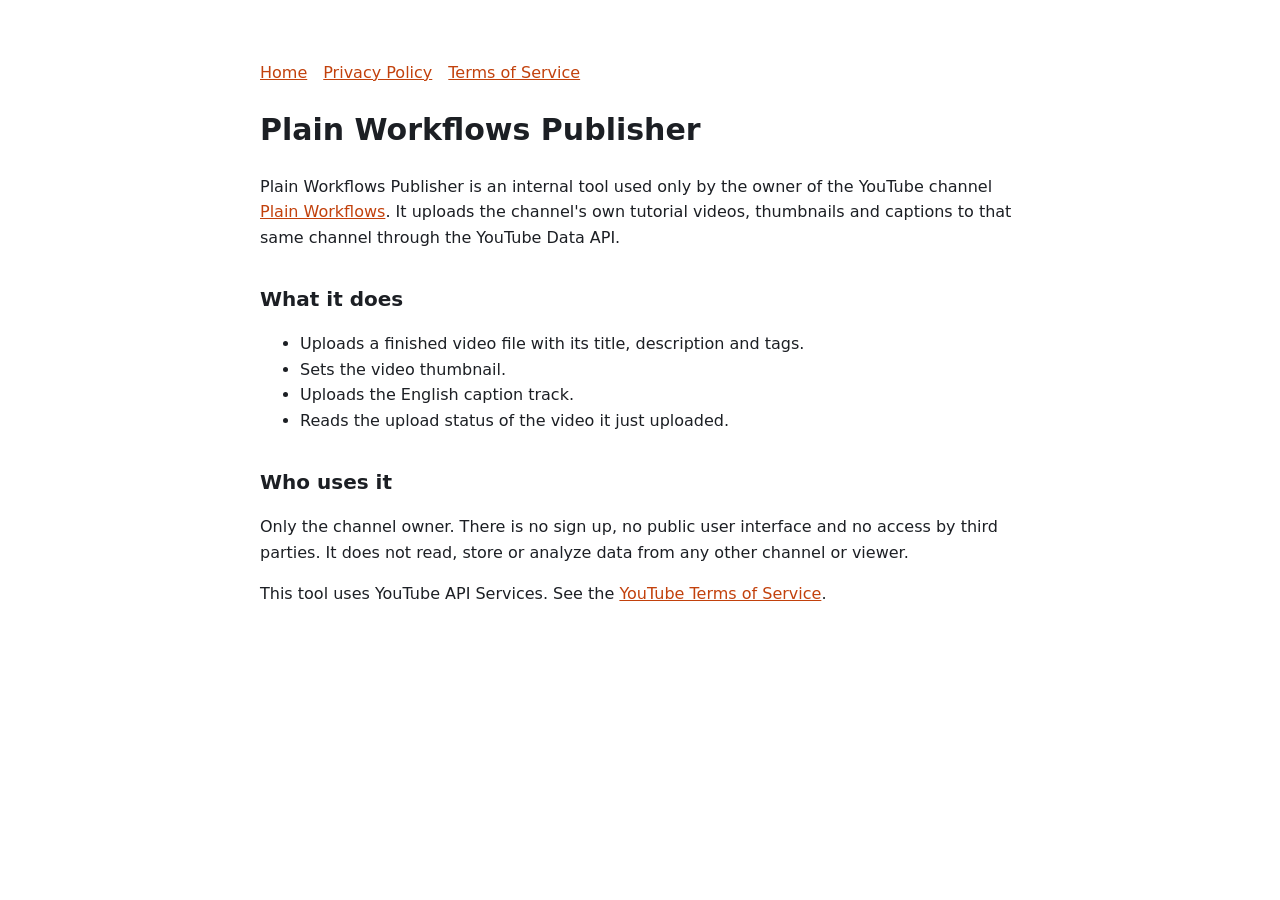
<file: index.html>
<!doctype html><html lang="en"><head><meta charset="utf-8"><meta name="viewport" content="width=device-width,initial-scale=1"><title>Plain Workflows Publisher</title><link rel="stylesheet" href="estilo.css"></head><body>
<nav><a href="index.html">Home</a><a href="privacy.html">Privacy Policy</a><a href="terms.html">Terms of Service</a></nav>
<h1>Plain Workflows Publisher</h1>
<p>Plain Workflows Publisher is an internal tool used only by the owner of the YouTube channel
<a href="https://www.youtube.com/channel/UCuffh1Xk7VvhFSPYDGTYltw">Plain Workflows</a>. It uploads the channel's own tutorial videos,
thumbnails and captions to that same channel through the YouTube Data API.</p>
<h2>What it does</h2>
<ul><li>Uploads a finished video file with its title, description and tags.</li>
<li>Sets the video thumbnail.</li><li>Uploads the English caption track.</li><li>Reads the upload status of the video it just uploaded.</li></ul>
<h2>Who uses it</h2>
<p>Only the channel owner. There is no sign up, no public user interface and no access by third parties.
It does not read, store or analyze data from any other channel or viewer.</p>
<p>This tool uses YouTube API Services. See the <a href="https://www.youtube.com/t/terms">YouTube Terms of Service</a>.</p>
</body></html>
</file>
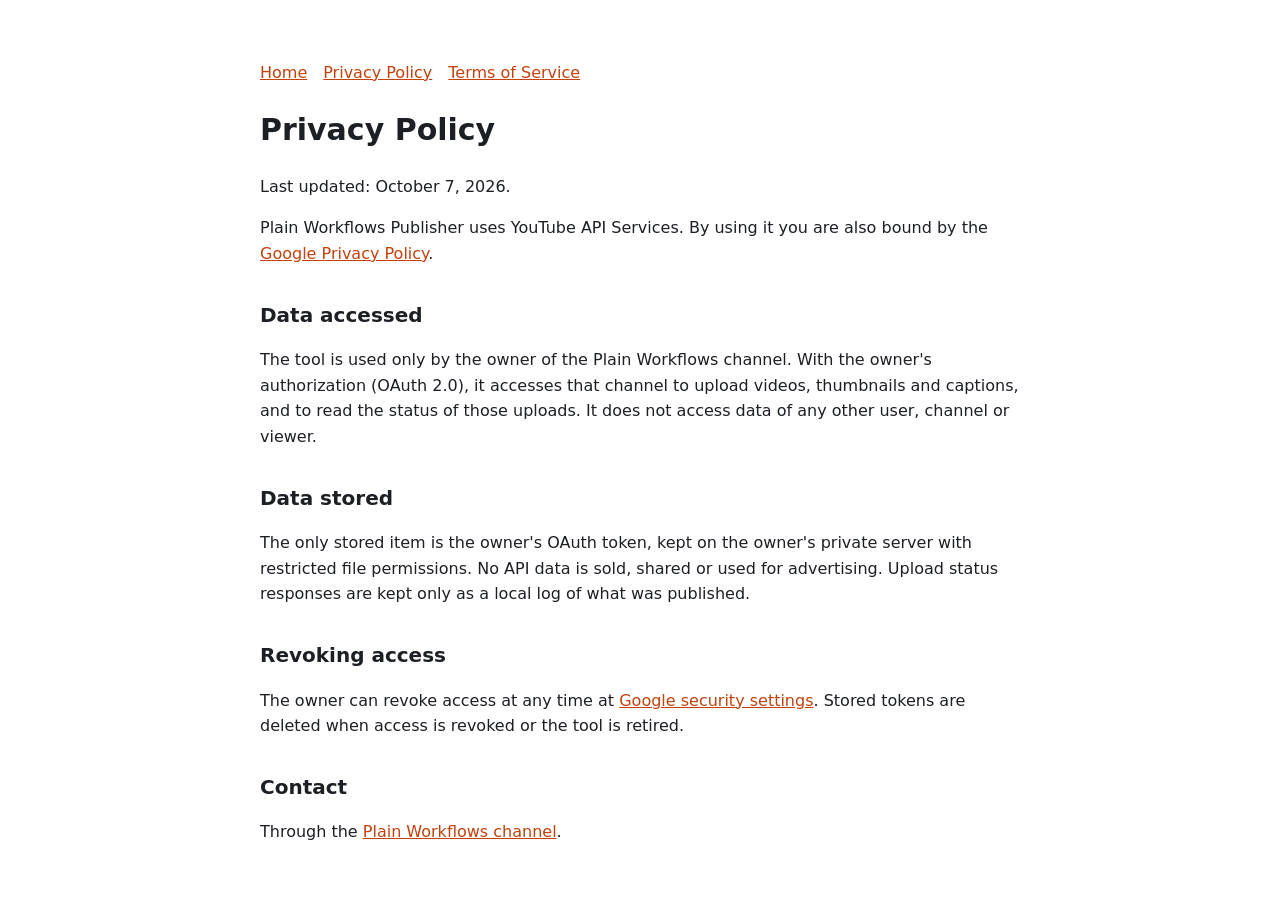
<file: privacy.html>
<!doctype html><html lang="en"><head><meta charset="utf-8"><meta name="viewport" content="width=device-width,initial-scale=1"><title>Privacy Policy, Plain Workflows Publisher</title><link rel="stylesheet" href="estilo.css"></head><body>
<nav><a href="index.html">Home</a><a href="privacy.html">Privacy Policy</a><a href="terms.html">Terms of Service</a></nav>
<h1>Privacy Policy</h1><p>Last updated: October 7, 2026.</p>
<p>Plain Workflows Publisher uses YouTube API Services. By using it you are also bound by the
<a href="https://policies.google.com/privacy">Google Privacy Policy</a>.</p>
<h2>Data accessed</h2>
<p>The tool is used only by the owner of the Plain Workflows channel. With the owner's authorization (OAuth 2.0), it accesses
that channel to upload videos, thumbnails and captions, and to read the status of those uploads. It does not access data of
any other user, channel or viewer.</p>
<h2>Data stored</h2>
<p>The only stored item is the owner's OAuth token, kept on the owner's private server with restricted file permissions.
No API data is sold, shared or used for advertising. Upload status responses are kept only as a local log of what was published.</p>
<h2>Revoking access</h2>
<p>The owner can revoke access at any time at <a href="https://security.google.com/settings/security/permissions">Google security settings</a>.
Stored tokens are deleted when access is revoked or the tool is retired.</p>
<h2>Contact</h2><p>Through the <a href="https://www.youtube.com/channel/UCuffh1Xk7VvhFSPYDGTYltw">Plain Workflows channel</a>.</p>
</body></html>
</file>
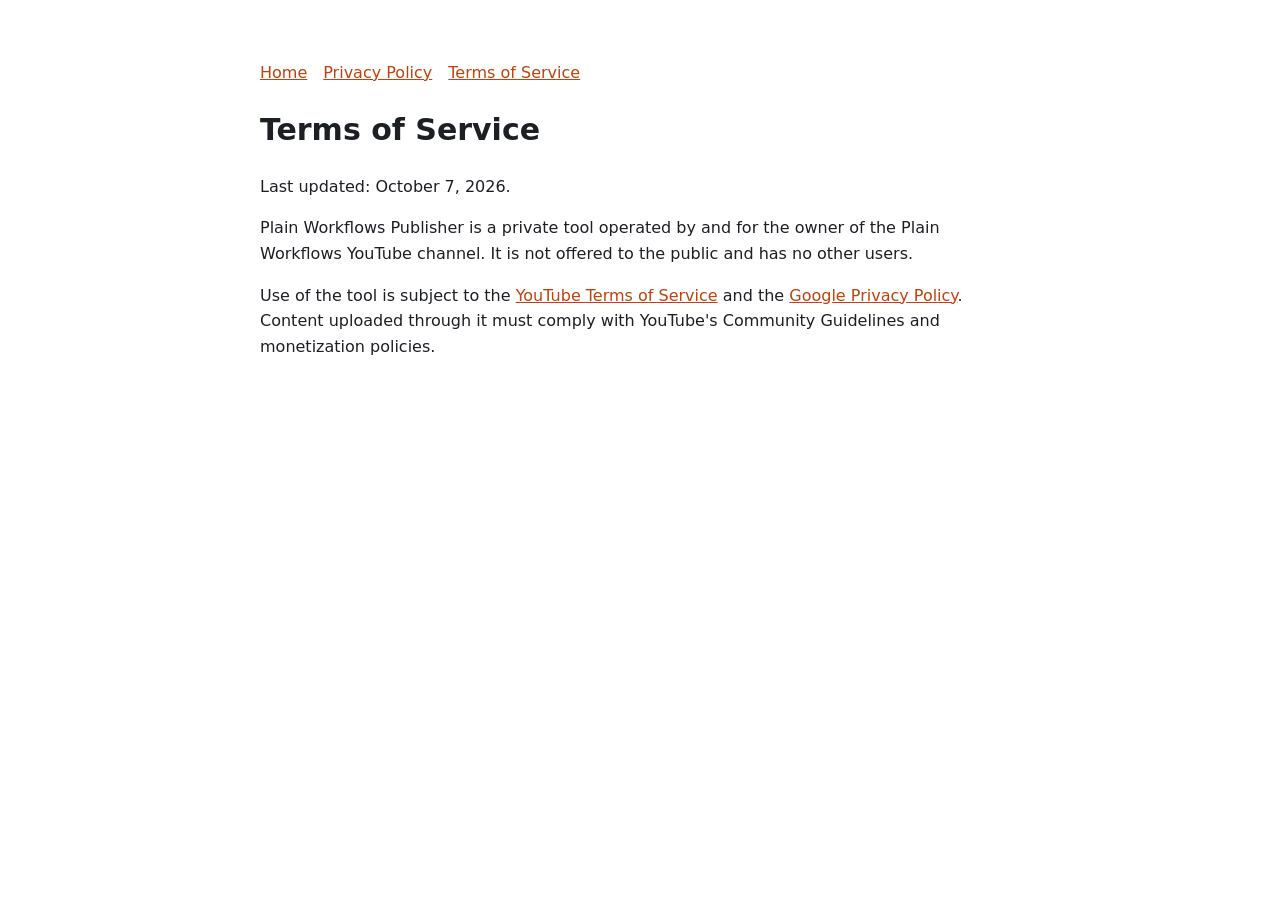
<file: terms.html>
<!doctype html><html lang="en"><head><meta charset="utf-8"><meta name="viewport" content="width=device-width,initial-scale=1"><title>Terms of Service, Plain Workflows Publisher</title><link rel="stylesheet" href="estilo.css"></head><body>
<nav><a href="index.html">Home</a><a href="privacy.html">Privacy Policy</a><a href="terms.html">Terms of Service</a></nav>
<h1>Terms of Service</h1><p>Last updated: October 7, 2026.</p>
<p>Plain Workflows Publisher is a private tool operated by and for the owner of the Plain Workflows YouTube channel.
It is not offered to the public and has no other users.</p>
<p>Use of the tool is subject to the <a href="https://www.youtube.com/t/terms">YouTube Terms of Service</a> and the
<a href="https://policies.google.com/privacy">Google Privacy Policy</a>. Content uploaded through it must comply with YouTube's
Community Guidelines and monetization policies.</p>
</body></html>
</file>
<file: estilo.css>
body{font-family:system-ui,-apple-system,Segoe UI,sans-serif;max-width:760px;margin:60px auto;padding:0 24px;line-height:1.6;color:#1c1f24}
h1{font-size:30px}h2{font-size:20px;margin-top:32px}a{color:#c2410c}nav a{margin-right:16px}
</file>
